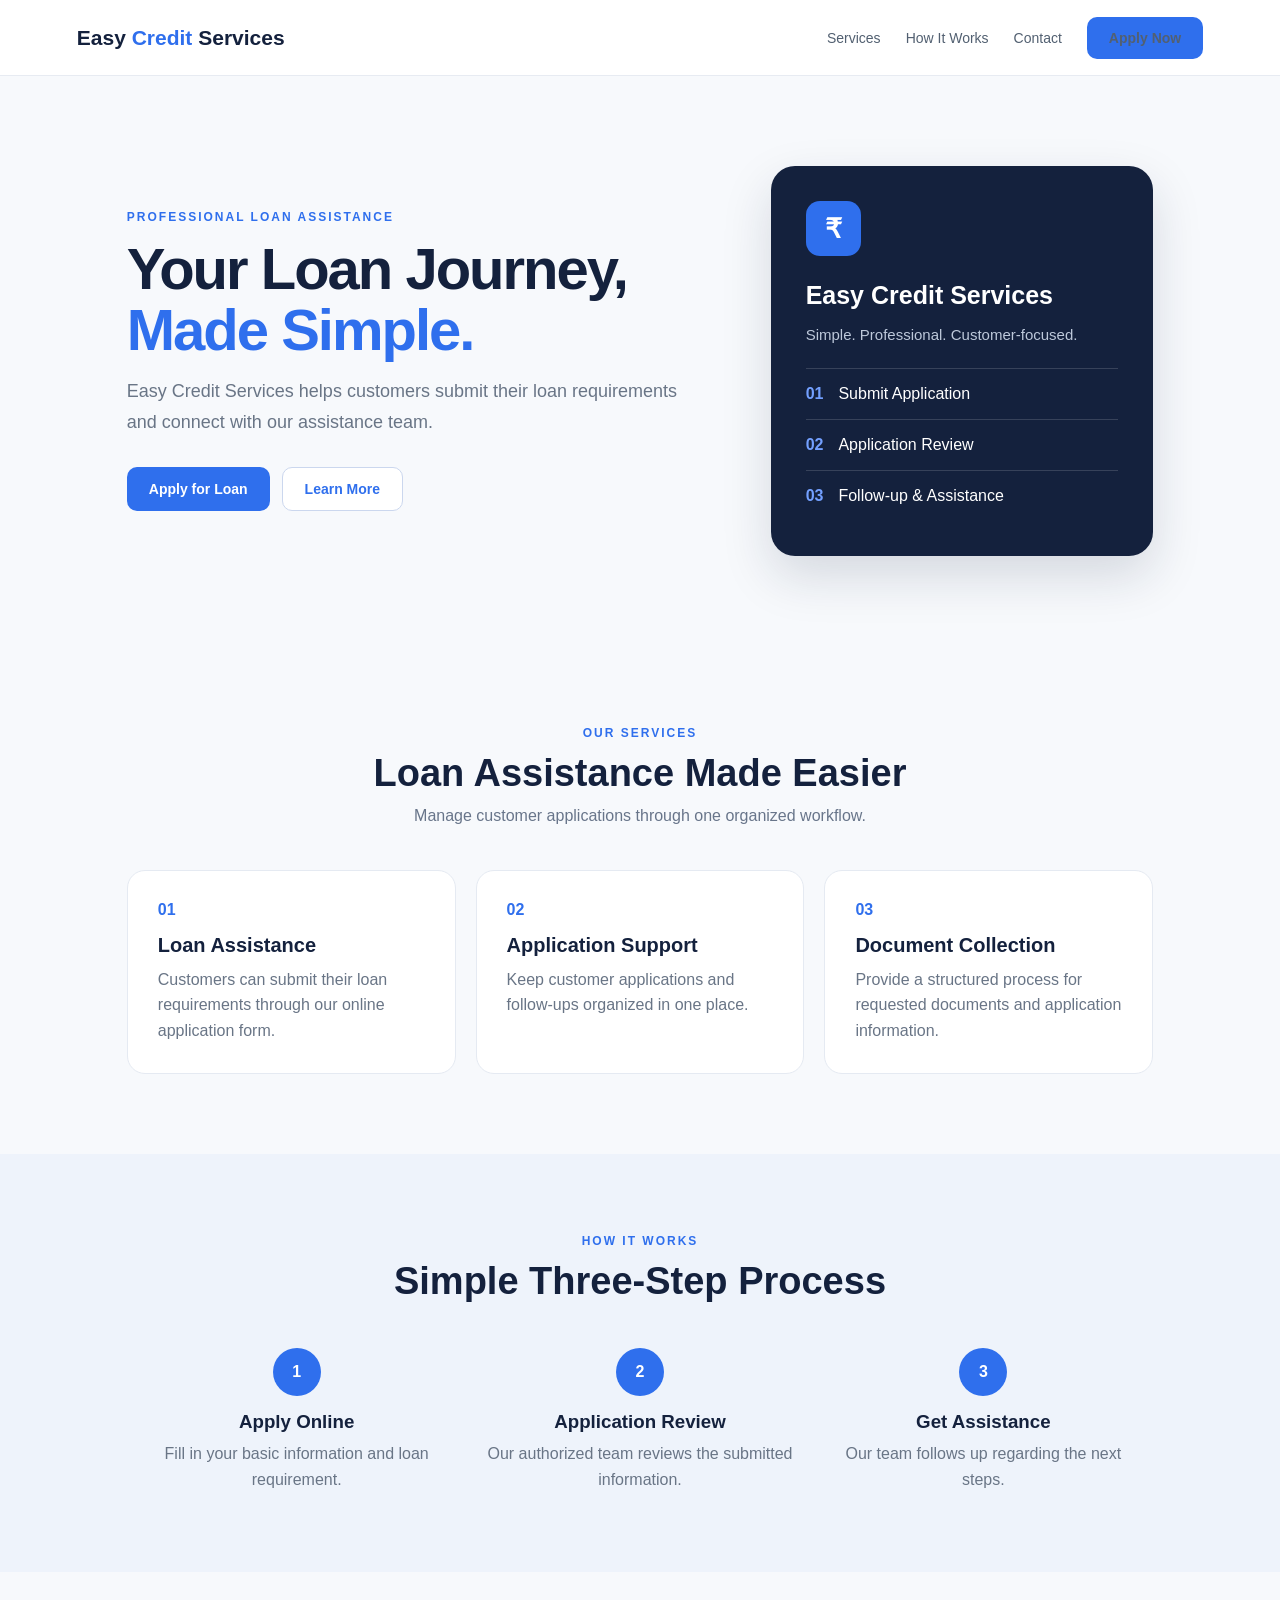
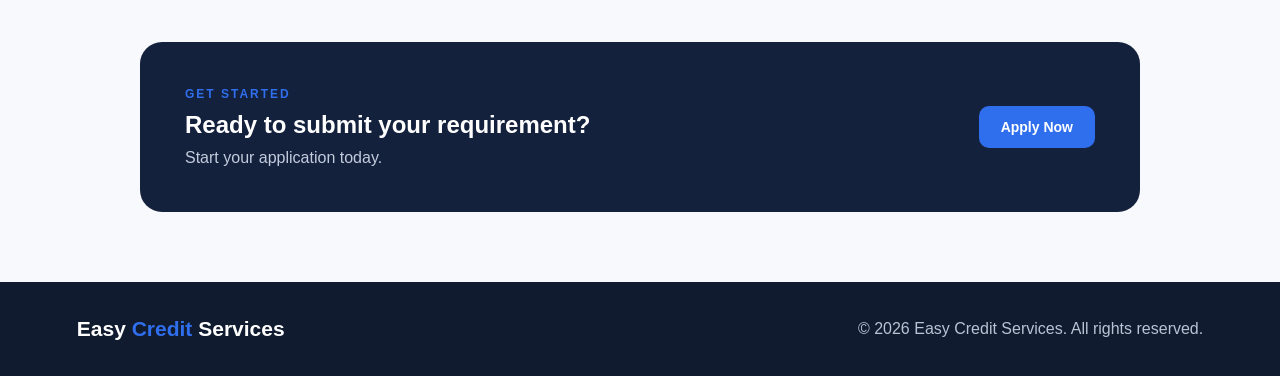
<file: index.html>
<!DOCTYPE html>
<html lang="en">
<head>
    <meta charset="UTF-8">
    <meta name="viewport" content="width=device-width, initial-scale=1.0">
    <title>Easy Credit Services</title>
    <meta name="google-site-verification" content="nr1Y_WmxETz6oRq06oxAPUZX-_vk5j3-aHj8srv8-z0" />
    <link rel="stylesheet" href="styles.css">
</head>

<body>

<header class="navbar">
    <div class="logo">
        Easy <span>Credit</span> Services
    </div>

    <nav>
        <a href="#services">Services</a>
        <a href="#process">How It Works</a>
        <a href="#contact">Contact</a>
        <a href="apply.html" class="btn">Apply Now</a>
    </nav>
</header>

<section class="hero">

    <div class="hero-content">

        <div class="badge">
            PROFESSIONAL LOAN ASSISTANCE
        </div>

        <h1>
            Your Loan Journey,
            <span>Made Simple.</span>
        </h1>

        <p>
            Easy Credit Services helps customers submit their
            loan requirements and connect with our assistance team.
        </p>

        <div class="hero-buttons">
            <a href="apply.html" class="btn">
                Apply for Loan
            </a>

            <a href="#process" class="btn btn-outline">
                Learn More
            </a>
        </div>

    </div>

    <div class="hero-box">

        <div class="rupee-icon">₹</div>

        <h2>Easy Credit Services</h2>

        <p>
            Simple. Professional. Customer-focused.
        </p>

        <div class="hero-step">
            <strong>01</strong>
            <span>Submit Application</span>
        </div>

        <div class="hero-step">
            <strong>02</strong>
            <span>Application Review</span>
        </div>

        <div class="hero-step">
            <strong>03</strong>
            <span>Follow-up & Assistance</span>
        </div>

    </div>

</section>

<section id="services" class="section">

    <div class="section-title">

        <div class="badge">
            OUR SERVICES
        </div>

        <h2>Loan Assistance Made Easier</h2>

        <p>
            Manage customer applications through one organized workflow.
        </p>

    </div>

    <div class="cards">

        <div class="card">

            <div class="card-number">01</div>

            <h3>Loan Assistance</h3>

            <p>
                Customers can submit their loan requirements
                through our online application form.
            </p>

        </div>

        <div class="card">

            <div class="card-number">02</div>

            <h3>Application Support</h3>

            <p>
                Keep customer applications and follow-ups
                organized in one place.
            </p>

        </div>

        <div class="card">

            <div class="card-number">03</div>

            <h3>Document Collection</h3>

            <p>
                Provide a structured process for requested
                documents and application information.
            </p>

        </div>

    </div>

</section>

<section id="process" class="process-section">

    <div class="section-title">

        <div class="badge">
            HOW IT WORKS
        </div>

        <h2>Simple Three-Step Process</h2>

    </div>

    <div class="steps">

        <div class="step">

            <div class="step-number">1</div>

            <h3>Apply Online</h3>

            <p>
                Fill in your basic information and loan requirement.
            </p>

        </div>

        <div class="step">

            <div class="step-number">2</div>

            <h3>Application Review</h3>

            <p>
                Our authorized team reviews the submitted information.
            </p>

        </div>

        <div class="step">

            <div class="step-number">3</div>

            <h3>Get Assistance</h3>

            <p>
                Our team follows up regarding the next steps.
            </p>

        </div>

    </div>

</section>

<section id="contact" class="contact-section">

    <div>

        <div class="badge">
            GET STARTED
        </div>

        <h2>
            Ready to submit your requirement?
        </h2>

        <p>
            Start your application today.
        </p>

    </div>

    <a href="apply.html" class="btn">
        Apply Now
    </a>

</section>

<footer>

    <div class="logo">
        Easy <span>Credit</span> Services
    </div>

    <p>
        © 2026 Easy Credit Services. All rights reserved.
    </p>

</footer>

</body>
</html>
</file>
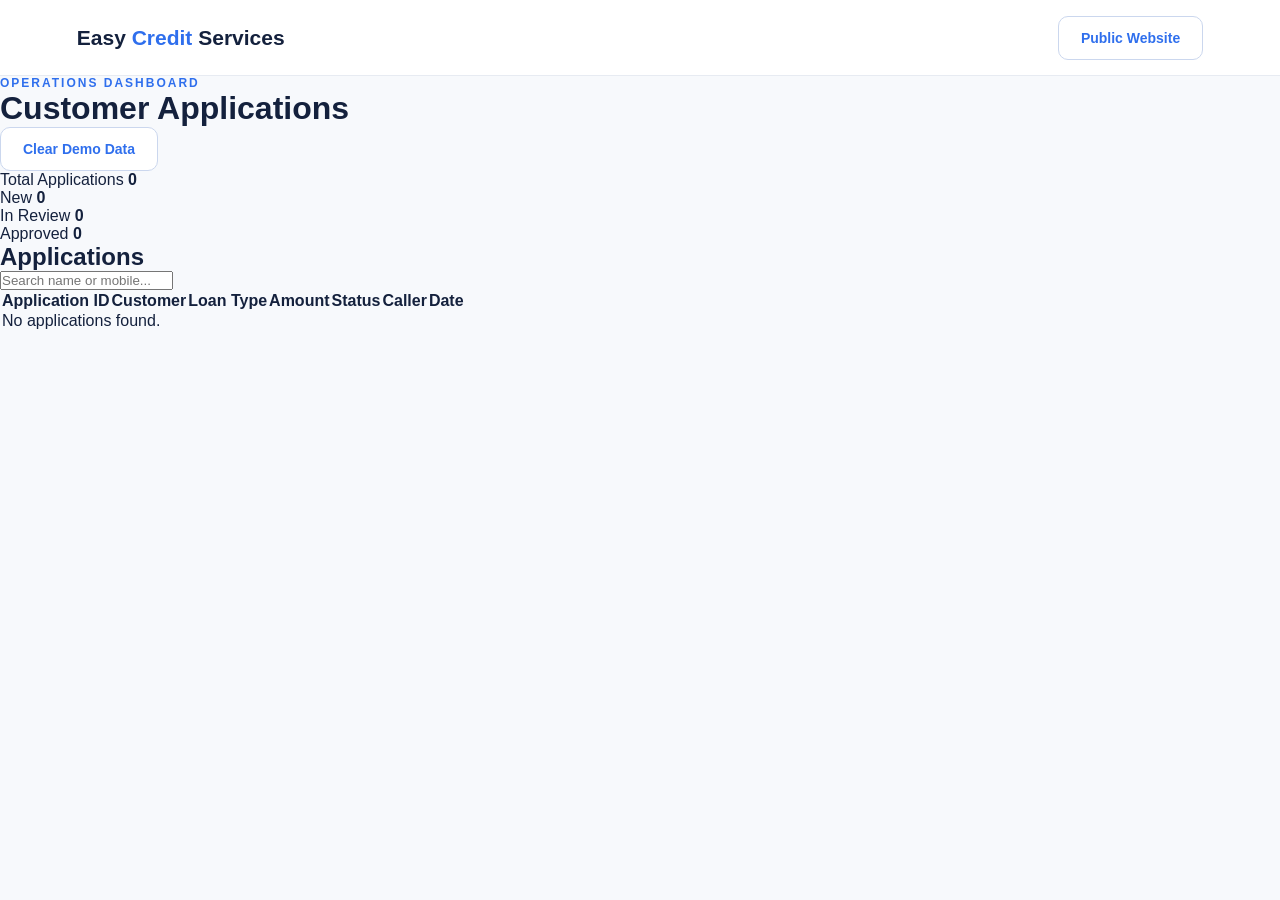
<file: admin.html>
<!DOCTYPE html>
<html lang="en">

<head>
    <meta charset="UTF-8">

    <meta name="viewport"
          content="width=device-width, initial-scale=1.0">

    <title>Admin Dashboard | Easy Credit Services</title>

    <link rel="stylesheet" href="styles.css">
</head>

<body>

<header class="navbar">

    <div class="logo">
        Easy <span>Credit</span> Services
    </div>

    <a href="index.html"
       class="btn btn-outline">
        Public Website
    </a>

</header>


<main class="dashboard">

    <div class="dashboard-header">

        <div>

            <div class="badge">
                OPERATIONS DASHBOARD
            </div>

            <h1>
                Customer Applications
            </h1>

        </div>

        <button
            class="btn btn-outline"
            onclick="clearDemoData()">
            Clear Demo Data
        </button>

    </div>


    <div class="stats">

        <div class="stat-card">

            <span>
                Total Applications
            </span>

            <strong id="totalApplications">
                0
            </strong>

        </div>


        <div class="stat-card">

            <span>
                New
            </span>

            <strong id="newApplications">
                0
            </strong>

        </div>


        <div class="stat-card">

            <span>
                In Review
            </span>

            <strong id="reviewApplications">
                0
            </strong>

        </div>


        <div class="stat-card">

            <span>
                Approved
            </span>

            <strong id="approvedApplications">
                0
            </strong>

        </div>

    </div>


    <div class="table-card">

        <div class="table-header">

            <h2>
                Applications
            </h2>

            <input
                id="searchApplications"
                type="text"
                placeholder="Search name or mobile..."
            >

        </div>


        <div class="table-wrapper">

            <table>

                <thead>

                    <tr>

                        <th>
                            Application ID
                        </th>

                        <th>
                            Customer
                        </th>

                        <th>
                            Loan Type
                        </th>

                        <th>
                            Amount
                        </th>

                        <th>
                            Status
                        </th>

                        <th>
                            Caller
                        </th>

                        <th>
                            Date
                        </th>

                    </tr>

                </thead>


                <tbody id="applicationRows">

                </tbody>

            </table>

        </div>

    </div>

</main>


<script src="app.js"></script>

</body>
</html>
</file>
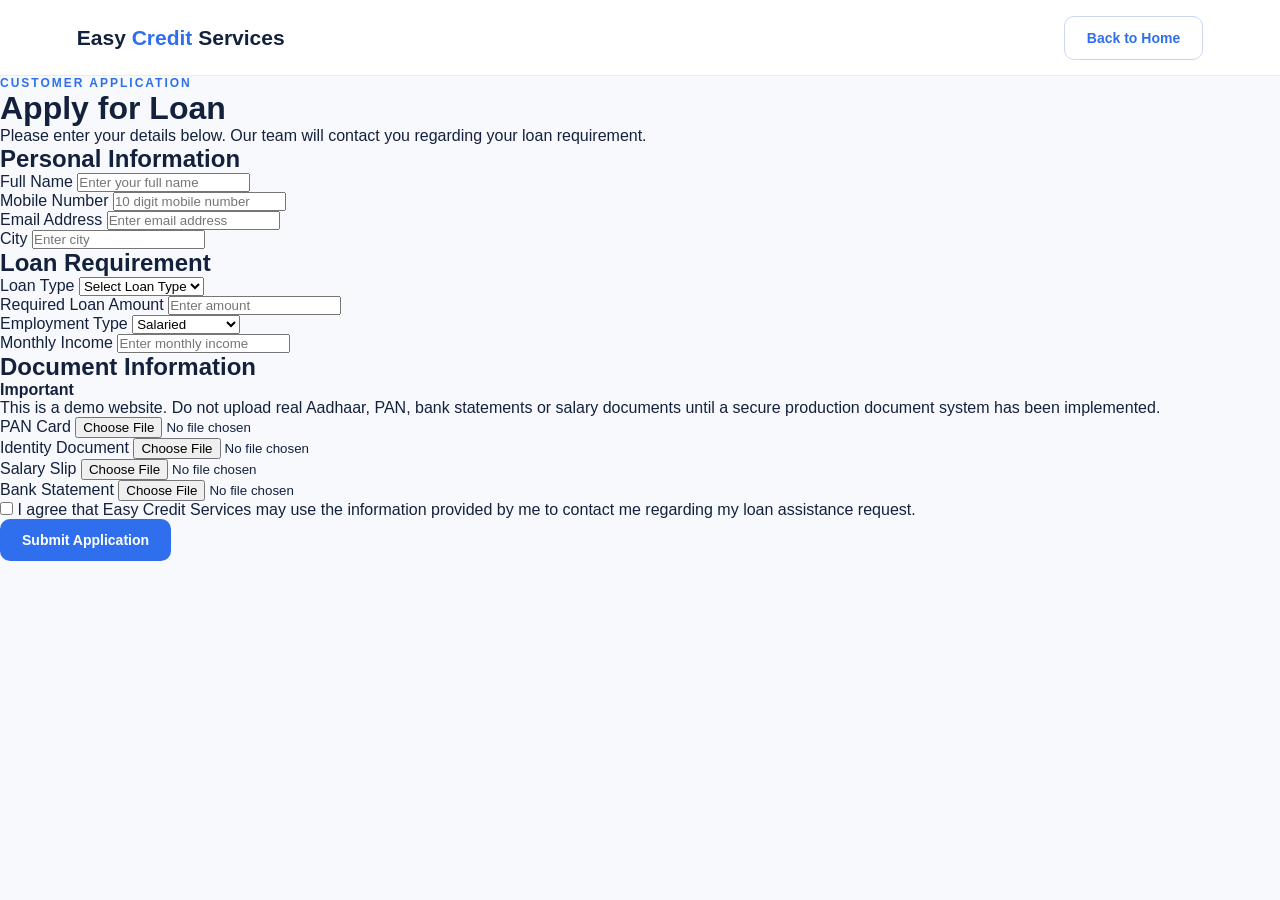
<file: apply.html>
<!DOCTYPE html>
<html lang="en">

<head>
    <meta charset="UTF-8">
    <meta name="viewport" content="width=device-width, initial-scale=1.0">

    <title>Apply for Loan | Easy Credit Services</title>

    <link rel="stylesheet" href="styles.css">
</head>

<body>

<header class="navbar">

    <div class="logo">
        Easy <span>Credit</span> Services
    </div>

    <a href="index.html" class="btn btn-outline">
        Back to Home
    </a>

</header>


<main class="application-container">

    <div class="application-heading">

        <div class="badge">
            CUSTOMER APPLICATION
        </div>

        <h1>
            Apply for Loan
        </h1>

        <p>
            Please enter your details below. Our team will contact
            you regarding your loan requirement.
        </p>

    </div>


    <form id="loanForm"
      class="application-form"
      action="https://formspree.io/f/siva.bohra1234@gmail.com"
      method="POST">

        <h2>Personal Information</h2>

        <div class="form-grid">

            <div class="form-group">

                <label>Full Name</label>

                <input
                    type="text"
                    name="name"
                    placeholder="Enter your full name"
                    required
                >

            </div>


            <div class="form-group">

                <label>Mobile Number</label>

                <input
                    type="tel"
                    name="mobile"
                    placeholder="10 digit mobile number"
                    maxlength="10"
                    pattern="[0-9]{10}"
                    required
                >

            </div>


            <div class="form-group">

                <label>Email Address</label>

                <input
                    type="email"
                    name="email"
                    placeholder="Enter email address"
                >

            </div>


            <div class="form-group">

                <label>City</label>

                <input
                    type="text"
                    name="city"
                    placeholder="Enter city"
                    required
                >

            </div>

        </div>


        <h2>Loan Requirement</h2>

        <div class="form-grid">

            <div class="form-group">

                <label>Loan Type</label>

                <select name="loanType" required>

                    <option value="">
                        Select Loan Type
                    </option>

                    <option value="Personal Loan">
                        Personal Loan
                    </option>

                    <option value="Business Loan">
                        Business Loan
                    </option>

                    <option value="Other">
                        Other
                    </option>

                </select>

            </div>


            <div class="form-group">

                <label>Required Loan Amount</label>

                <input
                    type="number"
                    name="amount"
                    placeholder="Enter amount"
                    min="1"
                    required
                >

            </div>


            <div class="form-group">

                <label>Employment Type</label>

                <select name="employment">

                    <option value="Salaried">
                        Salaried
                    </option>

                    <option value="Self Employed">
                        Self Employed
                    </option>

                    <option value="Business">
                        Business
                    </option>

                    <option value="Other">
                        Other
                    </option>

                </select>

            </div>


            <div class="form-group">

                <label>Monthly Income</label>

                <input
                    type="number"
                    name="income"
                    placeholder="Enter monthly income"
                    min="0"
                >

            </div>

        </div>


        <h2>Document Information</h2>


        <div class="security-notice">

            <strong>Important</strong>

            <p>
                This is a demo website. Do not upload real Aadhaar,
                PAN, bank statements or salary documents until a
                secure production document system has been implemented.
            </p>

        </div>


        <div class="form-grid">

            <div class="form-group">

                <label>PAN Card</label>

                <input
                    type="file"
                    name="pan"
                    accept=".pdf,.jpg,.jpeg,.png"
                >

            </div>


            <div class="form-group">

                <label>Identity Document</label>

                <input
                    type="file"
                    name="identity"
                    accept=".pdf,.jpg,.jpeg,.png"
                >

            </div>


            <div class="form-group">

                <label>Salary Slip</label>

                <input
                    type="file"
                    name="salary"
                    accept=".pdf,.jpg,.jpeg,.png"
                >

            </div>


            <div class="form-group">

                <label>Bank Statement</label>

                <input
                    type="file"
                    name="bank"
                    accept=".pdf,.jpg,.jpeg,.png"
                >

            </div>

        </div>


        <div class="consent">

            <input
                type="checkbox"
                id="consent"
                required
            >

            <label for="consent">

                I agree that Easy Credit Services may use the
                information provided by me to contact me regarding
                my loan assistance request.

            </label>

        </div>


        <button
            type="submit"
            class="btn"
        >
            Submit Application
        </button>


        <div
            id="successMessage"
            class="success-message hidden">
        </div>

    </form>

</main>


<script src="app.js"></script>

</body>
</html>
</file>
<file: styles.css>
* {
    box-sizing: border-box;
    margin: 0;
    padding: 0;
}

body {
    font-family: Arial, Helvetica, sans-serif;
    color: #14213d;
    background: #f7f9fc;
}

a {
    text-decoration: none;
    color: inherit;
}


/* NAVBAR */

.navbar {
    min-height: 76px;
    background: #ffffff;
    border-bottom: 1px solid #e7ebf2;

    display: flex;
    align-items: center;
    justify-content: space-between;

    padding: 15px 6%;
}

.logo {
    font-size: 21px;
    font-weight: 800;
}

.logo span {
    color: #2f6fed;
}

.navbar nav {
    display: flex;
    align-items: center;
    gap: 25px;
}

.navbar nav a {
    color: #526071;
    font-size: 14px;
}

.navbar nav a:hover {
    color: #2f6fed;
}


/* BUTTON */

.btn {
    display: inline-flex;
    align-items: center;
    justify-content: center;

    padding: 13px 22px;

    background: #2f6fed;
    color: white;

    border-radius: 10px;

    font-weight: 700;
    font-size: 14px;

    border: none;
    cursor: pointer;
}

.btn:hover {
    background: #245bc4;
}

.btn-outline {
    background: white;
    color: #2f6fed;
    border: 1px solid #cbd7ee;
}

.btn-outline:hover {
    background: #eef4ff;
}


/* HERO */

.hero {
    max-width: 1180px;

    margin: auto;

    padding: 90px 6%;

    display: grid;

    grid-template-columns: 1.2fr 0.8fr;

    gap: 70px;

    align-items: center;
}

.badge {
    color: #2f6fed;

    font-size: 12px;

    font-weight: 800;

    letter-spacing: 2px;
}

.hero h1 {
    font-size: 58px;

    line-height: 1.05;

    letter-spacing: -2px;

    margin: 15px 0;
}

.hero h1 span {
    color: #2f6fed;
}

.hero p {
    color: #697586;

    font-size: 18px;

    line-height: 1.7;

    max-width: 650px;
}

.hero-buttons {
    display: flex;

    gap: 12px;

    margin-top: 30px;
}


/* HERO BOX */

.hero-box {
    background: #14213d;

    color: white;

    padding: 35px;

    border-radius: 24px;

    box-shadow: 0 20px 50px rgba(20, 33, 61, 0.15);
}

.rupee-icon {
    width: 55px;
    height: 55px;

    background: #2f6fed;

    border-radius: 14px;

    display: grid;

    place-items: center;

    font-size: 27px;

    font-weight: 800;
}

.hero-box h2 {
    margin-top: 25px;

    font-size: 25px;
}

.hero-box p {
    color: #bdc8da;

    font-size: 15px;

    margin: 12px 0 20px;
}

.hero-step {
    display: flex;

    gap: 15px;

    padding: 16px 0;

    border-top: 1px solid rgba(255,255,255,0.15);
}

.hero-step strong {
    color: #73a0ff;
}


/* SECTION */

.section {
    max-width: 1180px;

    margin: auto;

    padding: 80px 6%;
}

.section-title {
    text-align: center;

    margin-bottom: 45px;
}

.section-title h2 {
    font-size: 38px;

    margin: 12px 0;
}

.section-title p {
    color: #68758a;
}


/* CARDS */

.cards {
    display: grid;

    grid-template-columns: repeat(3, 1fr);

    gap: 20px;
}

.card {
    background: white;

    border: 1px solid #e5eaf2;

    border-radius: 18px;

    padding: 30px;

    transition: 0.2s;
}

.card:hover {
    transform: translateY(-5px);

    box-shadow: 0 15px 30px rgba(20,33,61,0.08);
}

.card-number {
    color: #2f6fed;

    font-weight: 800;

    margin-bottom: 15px;
}

.card h3 {
    font-size: 20px;

    margin-bottom: 10px;
}

.card p {
    color: #697586;

    line-height: 1.6;
}


/* PROCESS */

.process-section {
    background: #eef3fb;

    padding: 80px 6%;
}

.steps {
    max-width: 1000px;

    margin: auto;

    display: grid;

    grid-template-columns: repeat(3, 1fr);

    gap: 30px;

    text-align: center;
}

.step-number {
    width: 48px;
    height: 48px;

    margin: auto;

    border-radius: 50%;

    display: grid;

    place-items: center;

    background: #2f6fed;

    color: white;

    font-weight: 800;
}

.step h3 {
    margin: 15px 0 8px;
}

.step p {
    color: #697586;

    line-height: 1.6;
}


/* CONTACT */

.contact-section {
    max-width: 1000px;

    margin: 70px auto;

    padding: 45px;

    background: #14213d;

    color: white;

    border-radius: 22px;

    display: flex;

    align-items: center;

    justify-content: space-between;
}

.contact-section h2 {
    margin: 10px 0;
}

.contact-section p {
    color: #c2ccdd;
}


/* FOOTER */

footer {
    background: #101b30;

    color: #b9c3d4;

    padding: 35px 6%;

    display: flex;

    align-items: center;

    justify-content: space-between;
}

footer .logo {
    color: white;
}


/* MOBILE */

@media(max-width: 800px) {

    .navbar {
        flex-direction: column;

        gap: 15px;
    }

    .navbar nav {
        flex-wrap: wrap;

        justify-content: center;
    }

    .hero {
        grid-template-columns: 1fr;

        padding-top: 55px;
    }

    .hero h1 {
        font-size: 43px;
    }

    .cards,
    .steps {
        grid-template-columns: 1fr;
    }

    .contact-section {
        margin: 40px 20px;

        display: block;
    }

    .contact-section .btn {
        margin-top: 20px;
    }

    footer {
        flex-direction: column;

        gap: 15px;

        text-align: center;
    }
}
</file>
